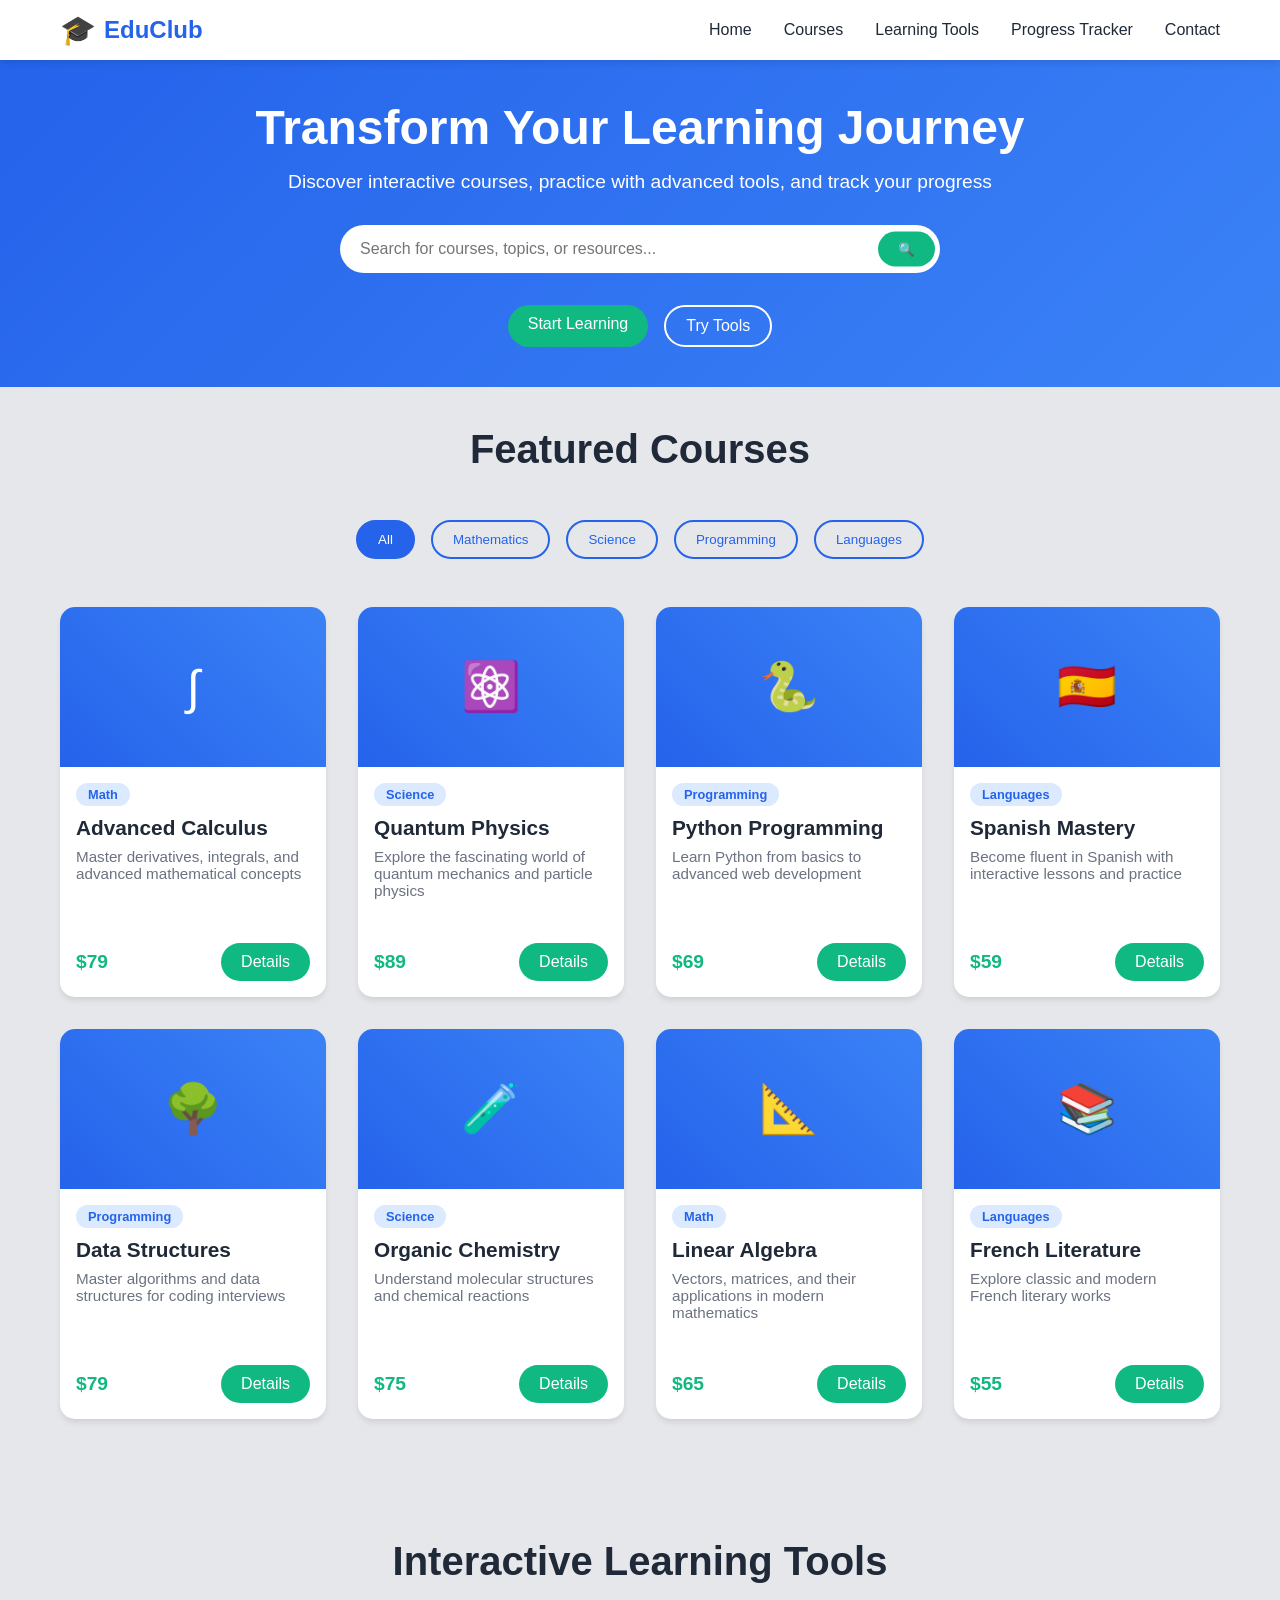
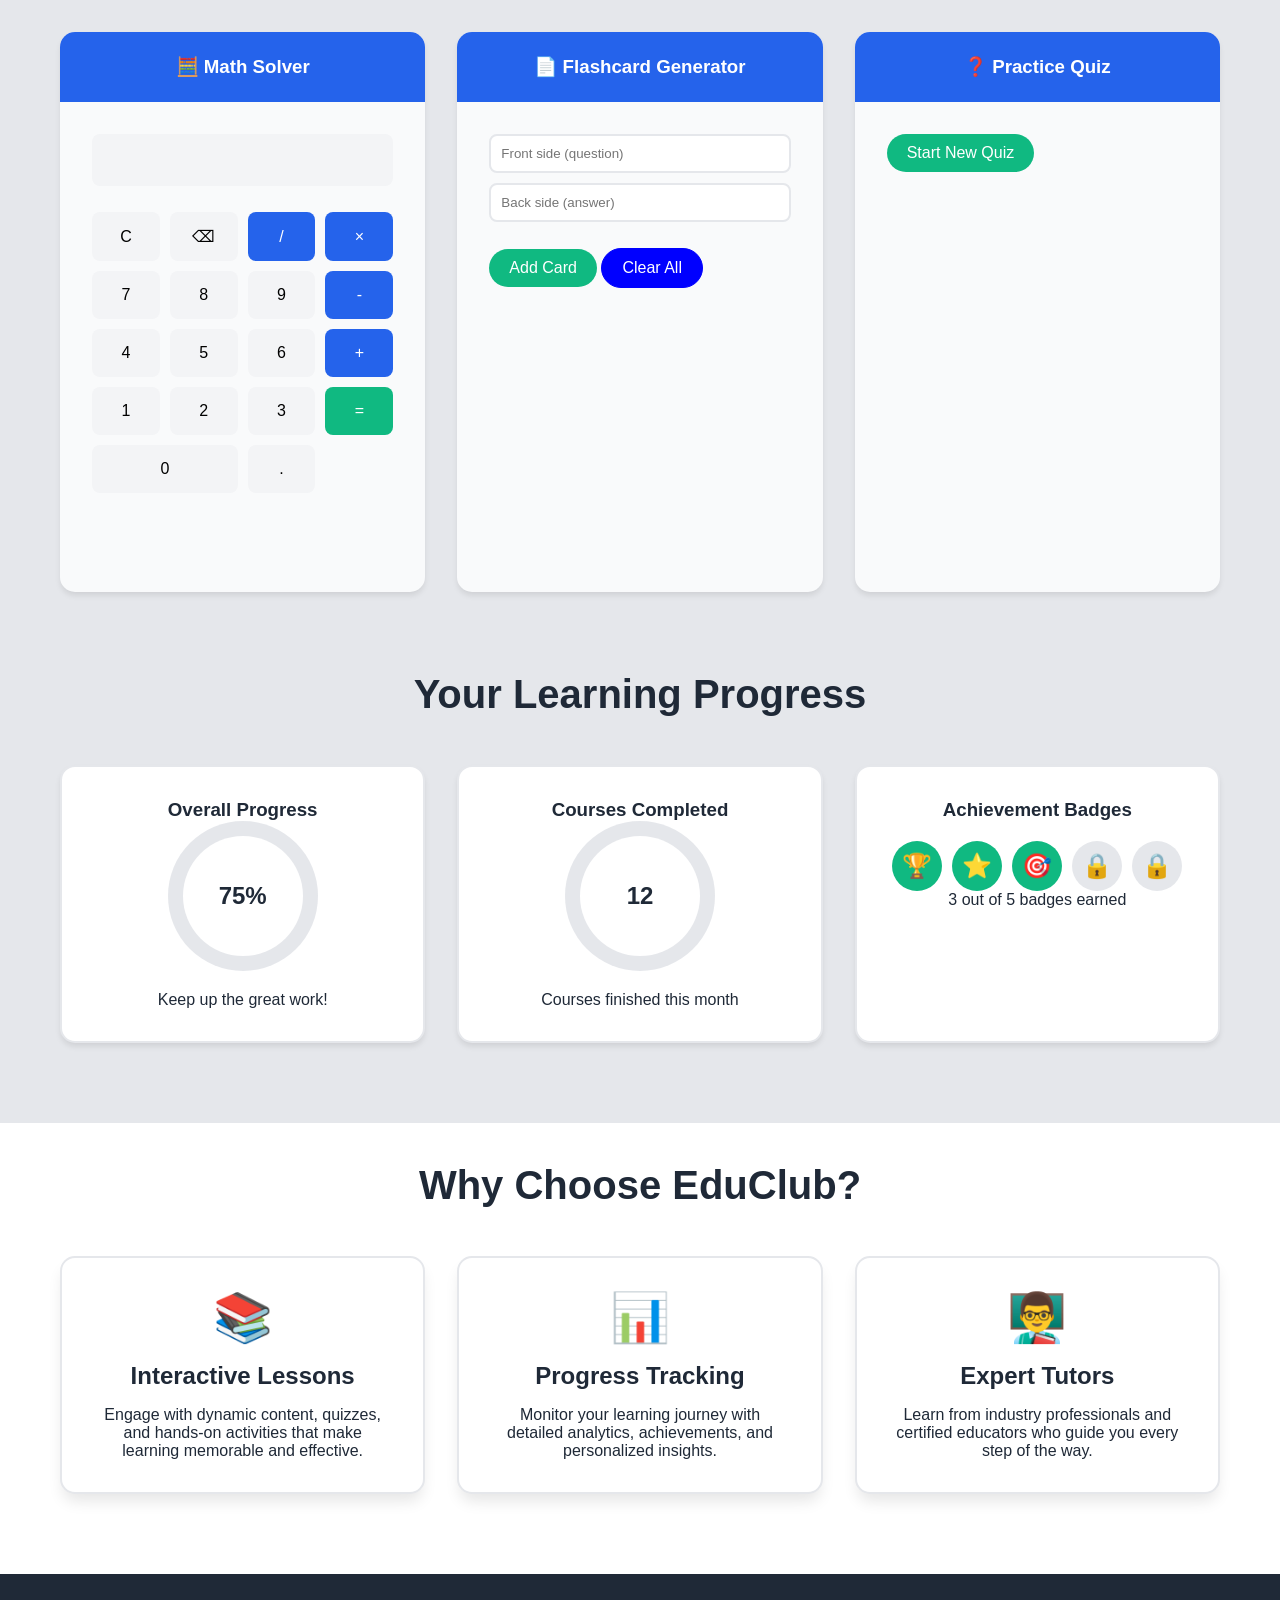
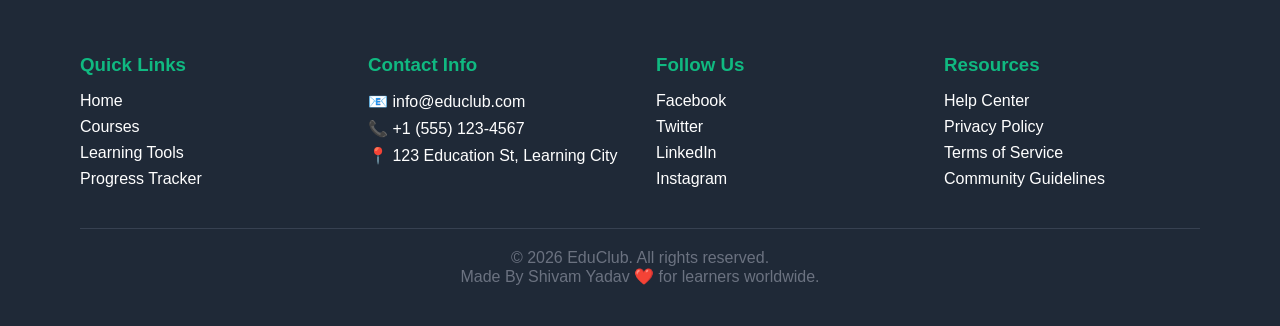
<file: index.html>
<!doctype html>
<html lang="en">
  <head>
    <meta charset="UTF-8" />
    <meta name="viewport" content="width=device-width, initial-scale=1.0" />
    <title>EduClub</title>

    <!-- Global Styles -->
    <link rel="stylesheet" href="css/styles.css" />
    <link rel="icon" type="image/png" href="favicon.png">

    <!-- Section Styles -->
    <link rel="stylesheet" href="sections/hero/hero.css" />
    <link rel="stylesheet" href="sections/courses/courses.css" />
    <link rel="stylesheet" href="sections/features/features.css" />
    <link rel="stylesheet" href="sections/tools/tools.css" />
    <link rel="stylesheet" href="sections/progress/progress.css" />
  </head>

  <body>
    <div data-include="components/header.html"></div>
    <main>
      <div data-include="sections/hero/hero.html"></div>
      <div data-include="sections/courses/courses.html"></div>
      <div data-include="sections/tools/tools.html"></div>
      <div data-include="sections/progress/progress.html"></div>
      <div data-include="sections/features/features.html"></div>
    </main>
    <div data-include="components/footer.html"></div>

    <script>
      //   <!-- Open sidebar  -->
      function initHamburgerMenu() {
        const hamburger = document.getElementById("hamburger");
        const navLinks = document.getElementById("navLinks");
        const overlay = document.getElementById("navOverlay");

        if (!hamburger || !navLinks) return;

        hamburger.addEventListener("click", () => {
          navLinks.classList.toggle("active");
          hamburger.classList.toggle("open");
          overlay.classList.toggle("active");
        });

        // Close on overlay click
        overlay.addEventListener("click", () => {
          navLinks.classList.remove("active");
          hamburger.classList.remove("open");
          overlay.classList.remove("active");
        });

        // Close on link click
        document.querySelectorAll(".nav-links a").forEach((link) => {
          link.addEventListener("click", () => {
            navLinks.classList.remove("active");
            hamburger.classList.remove("open");
            overlay.classList.remove("active");
          });
        });
      }
    </script>

    <!-- Load scripts after includes are injected -->
    <script>
      document.addEventListener("DOMContentLoaded", () => {
        const includeElements = document.querySelectorAll("[data-include]");
        let includesLoaded = 0;

        includeElements.forEach(async (el) => {
          const file = el.getAttribute("data-include");
          try {
            const res = await fetch(file);
            const html = await res.text();
            el.innerHTML = html;
          } catch (e) {
            el.innerHTML = `<p>Could not load: ${file}</p>`;
          } finally {
            includesLoaded++;
            if (includesLoaded === includeElements.length) {
              loadScripts();

              setTimeout(() => {
                initHamburgerMenu();
              }, 100);
            }
          }
        });
      });

      function loadScripts() {
        const scripts = [
          "js/data.js",
          "sections/hero/hero.js",
          "sections/courses/courses.js",
          "sections/features/features.js",
          "sections/tools/tools.js",
          "sections/progress/progress.js",
          "js/main.js",
        ];

        scripts.forEach((src) => {
          const script = document.createElement("script");
          script.src = src;
          script.defer = true;
          document.body.appendChild(script);
        });

        // 👇 ADD THIS
        setTimeout(() => {
          if (typeof renderCourses === "function") {
            renderCourses("all");
          }
        }, 100);
      }
    </script>
  </body>
</html>
</file>
<file: css/styles.css>
/* ===========================
   GLOBAL STYLES - EDUCLUB
   Only Global CSS
   =========================== */

* {
  margin: 0;
  padding: 0;
  box-sizing: border-box;
}

:root {
  --primary-blue: #2563eb;
  --secondary-blue: #3b82f6;
  --light-blue: #dbeafe;
  --accent-green: #10b981;
  --dark-green: #047857;
  --text-dark: #1f2937;
  --text-light: #6b7280;
  --white: #ffffff;
  --gray-50: #f9fafb;
  --gray-100: #f3f4f6;
  --gray-200: #e5e7eb;
  --header-height: 60px;
  --shadow: 0 4px 6px -1px rgba(0, 0, 0, 0.1);
  --shadow-lg: 0 10px 15px -3px rgba(0, 0, 0, 0.1);
}

body {
  font-family: "Segoe UI", Tahoma, Geneva, Verdana, sans-serif;
  color: var(--text-dark);
  background: var(--white);
}

main {
  margin-top: var(--header-height); /* Add space for fixed header */
}

.container {
  max-width: 1200px;
  margin: 0 auto;
  padding: 0 20px;
}

/* ===== HEADER ===== */
header {
  background: var(--white);
  box-shadow: var(--shadow);
  position: fixed;
  top: 0;
  width: 100%;
  height: var(--header-height);
  z-index: 1200;
  padding: 0;
  justify-content: center;
  transition: all 0.3s ease;
}

nav {
  display: flex;
  justify-content: space-between;
  align-items: center;
  height: 100%;
}
.nav.a {
  text-decoration: none;
}

.logo {
  display: flex;
  align-items: center;
  font-size: 1.5rem;
  font-weight: bold;
  color: var(--primary-blue);
  cursor: pointer;
  text-decoration: none;
}

.logo::before {
  content: "🎓";
  margin-right: 0.5rem;
  font-size: 1.8rem;
}

.nav-links {
  display: flex;
  list-style: none;
  gap: 2rem;
}

.nav-links a {
  text-decoration: none;
  color: var(--text-dark);
  font-weight: 500;
  transition: color 0.3s ease;
  padding: 10px 0;
}

.nav-links a:hover {
  color: var(--primary-blue);
}

.hamburger {
  display: none;
  flex-direction: column;
  cursor: pointer;
  padding: 5px;
}

.hamburger span {
  width: 25px;
  height: 4px;
  background: var(--text-dark);
  margin: 2.5px 0;
  transition: 0.3s;
}

.hamburger.open span:nth-child(1) {
  transform: rotate(45deg) translate(6px, 6px);
}

.hamburger.open span:nth-child(2) {
  opacity: 0;
}

.hamburger.open span:nth-child(3) {
  transform: rotate(-45deg) translate(6px, -6px);
}

@media (max-width: 768px) {
  .hamburger {
    display: flex;
    z-index: 1300; /* sidebar से ऊपर */
  }

  .nav-overlay {
    position: fixed;
    inset: 0;
    background: rgba(0, 0, 0, 0.4);
    opacity: 0;
    visibility: hidden;
    transition: 0.3s;
    z-index: 1190;
  }
  .nav-overlay.active {
    opacity: 1;
    visibility: visible;
  }

  /* 🔥 Sidebar (NO GAP) */
  .nav-links {
    position: fixed;
    top: 60px; /* Exact header height - no gap */
    left: -100%;
    width: 75%;
    max-width: 320px;
    height: calc(100vh - 60px); /* Adjust height exactly */
    background: var(--white);
    display: flex;
    flex-direction: column;
    gap: 14px;
    padding: 30px 20px; /* Remove all padding */
    margin: 0; /* Remove margin */
    box-shadow: var(--shadow-lg);
    transition: left 0.3s ease;
    z-index: 1200; /* Same as header */
    overflow-y: auto;
  }

  .nav-links.active {
    left: 0;
  }

  /* Links */
  .nav-links li {
    width: 100%;
  }
  .nav-links a {
    display: block;
    width: 100%;
    padding: 12px 16px; /* Add padding to links instead */
    border-radius: 10px;
    border: 1px solid var(--gray-200);
    font-size: 1.05rem;
    margin: 0 8px; /* Add side margin for spacing */
  }
  .nav-links a:hover {
    background: var(--light-blue);
  }

  .section-title {
    font-size: 2rem;
  }
}

/* ===== GLOBAL BUTTON STYLES ===== */
.btn {
  padding: 10px 20px;
  border: none;
  border-radius: 50px;
  font-size: 1rem;
  font-weight: 500;
  cursor: pointer;
  transition: all 0.3s ease;
  text-decoration: none;
  display: inline-block;
}

.btn-primary {
  background: var(--accent-green);
  color: var(--white);
}

.btn-primary:hover {
  background: var(--dark-green);
  transform: translateY(-2px);
}

.btn-secondary {
  background: transparent;
  color: var(--white);
  border: 2px solid var(--white);
}

.btn-secondary:hover {
  background: var(--white);
  color: var(--primary-blue);
  transform: translateY(-2px);
}

.green-btn {
  background: var(--accent-green);
  color: var(--white);
}

.green-btn:hover {
  background: var(--dark-green);
}

/* ===== SECTION TITLE ===== */
.section-title {
  text-align: center;
  font-size: 2.5rem;
  margin-bottom: 3rem;
  color: var(--text-dark);
}

/* ===== FOOTER ===== */
footer {
  background: var(--text-dark);
  color: var(--white);
  padding: 40px 0 20px;
}

.footer-content {
  display: grid;
  grid-template-columns: repeat(auto-fit, minmax(250px, 1fr));
  gap: 2rem;
  margin-bottom: 2rem;
}

.footer-section h3 {
  margin-bottom: 1rem;
  color: var(--accent-green);
}

.footer-section ul {
  list-style: none;
}

.footer-section ul li {
  margin-bottom: 0.5rem;
}

.footer-section ul li a {
  color: var(--white);
  text-decoration: none;
  transition: color 0.3s ease;
}

.footer-section ul li a:hover {
  color: var(--accent-green);
}

.footer-bottom {
  text-align: center;
  padding-top: 20px;
  border-top: 1px solid #374151;
  color: var(--text-light);
}

/* ===== ANIMATIONS ===== */
@keyframes fadeInUp {
  from {
    opacity: 0;
    transform: translateY(30px);
  }
  to {
    opacity: 1;
    transform: translateY(0);
  }
}

@keyframes slideInRight {
  from {
    transform: translateX(100%);
    opacity: 0;
  }
  to {
    transform: translateX(0);
    opacity: 1;
  }
}

@keyframes slideOutRight {
  from {
    transform: translateX(0);
    opacity: 1;
  }
  to {
    transform: translateX(100%);
    opacity: 0;
  }
}

.fade-in-up {
  animation: fadeInUp 0.8s ease;
}

/* ===== RESPONSIVE DESIGN ===== */
@media (max-width: 480px) {
  .container {
    padding: 0 15px;
  }
}

/* ===== UTILITY CLASSES ===== */
.hidden {
  display: none;
}

.visible {
  display: block;
}

.text-center {
  text-align: center;
}

.mb-1 {
  margin-bottom: 0.5rem;
}

.mb-2 {
  margin-bottom: 1rem;
}

.mb-3 {
  margin-bottom: 1.5rem;
}

.mt-1 {
  margin-top: 0.5rem;
}

.mt-2 {
  margin-top: 1rem;
}

.mt-3 {
  margin-top: 1.5rem;
}
</file>
<file: sections/hero/hero.css>
/* Hero Section */
.hero {
    background: linear-gradient(135deg, var(--primary-blue), var(--secondary-blue));
    color: var(--white);
    padding: 40px 0;
    text-align: center;
}

.hero h1 {
    font-size: 3rem;
    margin-bottom: 1rem;
    animation: fadeInUp 1s ease;
}

.hero p {
    font-size: 1.2rem;
    margin-bottom: 2rem;
    opacity: 0.9;
    animation: fadeInUp 1s ease 0.2s both;
}

.search-container {
    max-width: 600px;
    margin: 0 auto 2rem;
    position: relative;
    animation: fadeInUp 1s ease 0.4s both;
}

.search-input {
    width: 100%;
    padding: 15px 20px;
    border: none;
    border-radius: 50px;
    font-size: 1rem;
    outline: none;
}

.search-btn {
    position: absolute;
    right: 5px;
    top: 50%;
    transform: translateY(-50%);
    background: var(--accent-green);
    color: white;
    border: none;
    padding: 10px 20px;
    border-radius: 50px;
    cursor: pointer;
    transition: background 0.3s ease;
}

.search-btn:hover {
    background: var(--dark-green);
}

.cta-buttons {
    display: flex;
    gap: 1rem;
    justify-content: center;
    flex-wrap: wrap;
    animation: fadeInUp 1s ease 0.6s both;
}
</file>
<file: sections/courses/courses.css>
/* Courses Section */
.courses {
    padding:40px 0 80px 0;
    background: var(--gray-200);
}

.course-filters {
    display: flex;
    justify-content: center;
    gap: 1rem;
    margin-bottom: 3rem;
    flex-wrap: wrap;
}

.filter-btn {
    padding: 10px 20px;
    border: 2px solid var(--primary-blue);
    background: transparent;
    color: var(--primary-blue);
    border-radius: 25px;
    cursor: pointer;
    transition: all 0.3s ease;
}

.filter-btn.active,
.filter-btn:hover {
    background: var(--primary-blue);
    color: var(--white);
}

.courses-grid {
    display: grid;
    grid-template-columns: repeat(auto-fit, minmax(240px, 1fr));
    gap: 2rem;
}

.course-card {
    background: var(--white);
    border-radius: 15px;
    overflow: hidden;
    box-shadow: var(--shadow);
    transition: transform 0.3s ease, box-shadow 0.3s ease;
    cursor: pointer;
}

.course-card:hover {
    transform: translateY(-5px);
    box-shadow: var(--shadow-lg);
}

.course-image {
    width: 100%;
    height: 160px;
    background: linear-gradient(45deg, var(--primary-blue), var(--secondary-blue));
    display: flex;
    align-items: center;
    justify-content: center;
    font-size: 3rem;
    color: var(--white);
}

.course-content {
    padding: 1rem;
    display: flex;
    flex-direction: column;
}

.course-category {
    background: var(--light-blue);
    color: var(--primary-blue);
    padding: 4px 12px;
    border-radius: 15px;
    font-size: 0.8rem;
    font-weight: 600;
    display: inline-block;
    margin-bottom: 10px;
    text-transform: capitalize;
    width: fit-content;
}

.course-title {
    font-size: 1.3rem;
    margin-bottom: 8px;
    color: var(--text-dark);
}

.course-description {
    color: var(--text-light);
    font-size: 0.95rem;
    height: 80px; 
    /* border: 2px solid red */
}

.course-footer {
    display: flex;
    justify-content: space-between;
    align-items: center;
    margin-top: 15px;
    /* border: 2px solid red */
}

.course-price {
    font-size: 1.2rem;
    font-weight: bold;
    color: var(--accent-green);
}

/* ===== COURSE DETAIL MODAL ===== */
.course-modal {
    position: fixed;
    top: 0;
    left: 0;
    width: 100%;
    height: 100vh; /* ✅ full screen */
    background: rgba(0, 0, 0, 0.7);
    display: flex;
    align-items: center;
    justify-content: center;
    z-index: 2000;
    padding: 0px;
}

.course-modal-content {
    background: var(--white);
    border-radius: 0px;
    max-width: 800px;
    width: 100%;
    max-height: 100vh; /* ✅ limit height */
    overflow-y: auto; /* ✅ inner scroll */
    position: relative;
    animation: slideUp 0.3s ease;
}



.modal-close {
    position: absolute;
    top: 15px;
    right: 20px;
    background: var(--gray-100);
    border: none;
    font-size: 2rem;
    cursor: pointer;
    width: 40px;
    height: 40px;
    border-radius: 50%;
    display: flex;
    align-items: center;
    justify-content: center;
    transition: background 0.3s ease;
    z-index: 10;
}

.modal-close:hover {
    background: var(--gray-200);
}

.course-detail {
    padding: 40px;
}

.course-detail-header {
    text-align: center;
    margin-bottom: 30px;
    padding-bottom: 30px;
    border-bottom: 2px solid var(--gray-100);
}

.detail-icon {
    margin-bottom: 15px;
    display: inline-block;

}

.course-detail h2 {
    font-size: 2rem;
    color: var(--text-dark);
    margin-bottom: 10px;
}

.detail-category {
    color: var(--primary-blue);
    font-weight: 600;
    font-size: 0.9rem;
    letter-spacing: 1px;
}

.course-detail-info {
    display: grid;
    grid-template-columns: 1fr 1fr;
    gap: 20px;
    margin-bottom: 30px;
    background: var(--gray-50);
    padding: 20px;
    border-radius: 10px;
    border: 2px solid var(--gray-200);
}

.info-row {
    display: flex;
    flex-direction: column;
}

.info-label {
    font-size: 0.9rem;
    color: var(--text-light);
    font-weight: 600;
    margin-bottom: 5px;
}

.info-value {
    font-size: 1.1rem;
    color: var(--text-dark);
    font-weight: 500;
}

.course-detail-description {
    margin-bottom: 30px;
}

.course-detail-description h3,
.course-detail-content h3 {
    font-size: 1.5rem;
    color: var(--text-dark);
    margin-bottom: 15px;
    font-weight: 600;
}

.course-detail-description p {
    color: var(--text-light);
    line-height: 1.8;
    margin-bottom: 12px;
}

.course-detail-content {
    margin-bottom: 30px;
    background: var(--gray-50);
    padding: 20px;
    border-radius: 10px;
    border: 2px solid var(--gray-200);
}

.course-detail-content ul {
    list-style: none;
    padding: 0;
}

.course-detail-content li {
    color: var(--text-dark);
    padding: 10px 0;
    padding-left: 25px;
    position: relative;
    line-height: 1.6;
}

.course-detail-content li::before {
    content: "✓";
    position: absolute;
    left: 0;
    color: var(--accent-green);
    font-weight: bold;
    font-size: 1.1rem;
}

.course-detail-actions {
    display: flex;
    gap: 15px;
    flex-wrap: wrap;
}

.course-detail-actions .btn {
    flex: 1;
    min-width: 200px;
    padding: 15px 25px;
    font-size: 1rem;
    border: none;
}

/* ===== RESPONSIVE ===== */
@media (max-width: 768px) {
    .course-detail {
        padding: 25px;
    }

    .course-detail h2 {
        font-size: 1.5rem;
    }

    .course-detail-info {
        grid-template-columns: 1fr;
    }

    .course-detail-actions {
        flex-direction: column;
    }

    .course-detail-actions .btn {
        width: 100%;
    }

    .courses-grid {
        grid-template-columns: 1fr;
    }

    .course-modal {
        padding: 10px;
    }

    .course-modal-content {
        max-width: 100%;
    }
}

@media (max-width: 480px) {
    .course-detail {
        padding: 20px;
    }

    .detail-icon {
        font-size: 3rem;
    }

    .course-detail h2 {
        font-size: 1.3rem;
    }

    .modal-close {
        width: 35px;
        height: 35px;
        font-size: 1.5rem;
        top: 10px;
        right: 10px;
    }
}
</file>
<file: sections/features/features.css>
/* Features Section */
.features {
    padding: 40px 0 80px 0;
}

.features-grid {
    display: grid;
    grid-template-columns: repeat(auto-fit, minmax(300px, 1fr));
    gap: 2rem;
}

.feature-card {
    background: var(--white);
    padding: 2rem;
    border-radius: 15px;
    box-shadow: var(--shadow-lg);
    text-align: center;
    border: 2px solid var(--gray-200);
    transition: transform 0.3s ease, box-shadow 0.3s ease;
}

.feature-card:hover {
    transform: translateY(-5px);
    box-shadow: var(--shadow-lg);
}

.feature-icon {
    font-size: 3rem;
    margin-bottom: 1rem;
    color: var(--primary-blue);
}

.feature-card h3 {
    font-size: 1.5rem;
    margin-bottom: 1rem;
    color: var(--text-dark);
}
</file>
<file: sections/tools/tools.css>
/* Learning Tools */
.learning-tools {
    padding: 40px 0;
    background: var(--gray-200);
}

.tools-grid {
    display: grid;
    grid-template-columns: repeat(auto-fit, minmax(350px, 1fr));
    gap: 2rem;
    margin-top: 3rem;
}

.tool-card {
    height: 560px;
    background: var(--gray-50);
    border-radius: 15px;
    box-shadow: var(--shadow);
    overflow-y: auto;
    transition: transform 0.3s ease;
    /* border: 1px solid red; */

}

.tool-card:hover {
    transform: translateY(-3px);
}

.tool-header {
    background: var(--primary-blue);
    color: var(--white);
    padding: 1.5rem;
    text-align: center;
}

.tool-content {
    padding: 2rem;
}

.tool-content .blue-btn {
    border: 1px solid blue;
    background: blue;
}

.tool-content .blue-btn:hover {
    color: white;
    background: darkblue;
}

/* Math Solver */
.calculator {
    display: grid;
    grid-template-columns: repeat(4, 1fr);
    gap: 10px;
    margin-top: 1rem;
}

.calc-display {
    grid-column: 1 / -1;
    padding: 15px;
    background: var(--gray-100);
    border: none;
    border-radius: 8px;
    font-size: 1.2rem;
    text-align: right;
    width: 100%;
    margin-bottom: 10px;
}

.calc-btn {
    padding: 15px;
    border: none;
    border-radius: 8px;
    font-size: 1rem;
    cursor: pointer;
    transition: all 0.2s ease;
    background: var(--gray-100);
}

.calc-btn:hover {
    background: var(--gray-200);
    transform: scale(1.05);
}

.calc-btn.operator {
    background: var(--primary-blue);
    color: var(--white);
}

.calc-btn.equals {
    background: var(--accent-green);
    color: var(--white);
}

/* Flashcards */
.flashcard-container {
    margin-top: 1rem;
}

.flashcard-form {
    display: flex;
    gap: 10px;
    margin-bottom: 20px;
    flex-wrap: wrap;
}

.flashcard-form input {
    flex: 1;
    min-width: 200px;
    padding: 10px;
    border: 2px solid var(--gray-200);
    border-radius: 8px;
    outline: none;
}

.flashcard-form input:focus {
    border-color: var(--primary-blue);
}

.flashcard {
    width: 100%;
    height: 100px;
    margin: 10px 0;
    perspective: 1000px;
    cursor: pointer;
}

.flashcard-inner {
    position: relative;
    width: 100%;
    height: 100%;
    text-align: center;
    transition: transform 0.6s;
    transform-style: preserve-3d;
}

.flashcard.flipped .flashcard-inner {
    transform: rotateY(180deg);
}

.flashcard-front,
.flashcard-back {
    position: absolute;
    width: 100%;
    height: 100%;
    backface-visibility: hidden;
    display: flex;
    align-items: center;
    justify-content: center;
    border-radius: 15px;
    box-shadow: var(--shadow);
    font-size: 1.2rem;
    font-weight: 600;
}

.flashcard-front {
    background: var(--light-blue);
    color: var(--text-dark);
}

.flashcard-back {
    background: var(--accent-green);
    color: var(--white);
    transform: rotateY(180deg);
}

/* Quiz System */
/* .quiz-container {

} */

.question {
    background: var(--gray-50);
    border-radius: 10px;
    margin-bottom: 20px;
}

.question h4 {
    margin-bottom: 15px;
    font-size: 1.5rem;
}

.options {
    display: grid;
    gap: 10px;
}

.option {
    padding: 12px;
    background: var(--white);
    border: 2px solid var(--gray-200);
    border-radius: 8px;
    cursor: pointer;
    transition: all 0.3s ease;
}

.option:hover {
    border-color: var(--primary-blue);
    background: var(--light-blue);
}

.option.selected {
    border-color: var(--primary-blue);
    background: var(--light-blue);
}

.option.correct {
    border-color: var(--accent-green);
    background: #d1fae5;
}

.option.incorrect {
    border-color: #ef4444;
    background: #fee2e2;
}

.quiz-score {
    text-align: center;
    font-size: 1.5rem;
    font-weight: bold;
    color: var(--accent-green);
    margin: 20px 0;
}
</file>
<file: sections/progress/progress.css>
/* Progress Tracker */
.progress-tracker {
    padding: 40px 0 80px 0;
    background: var(--gray-200);}

.progress-grid {
    display: grid;
    grid-template-columns: repeat(auto-fit, minmax(300px, 1fr));
    gap: 2rem;
    margin-top: 3rem;
}

.progress-card {
    background: var(--white);
    padding: 2rem;
    border-radius: 15px;
    box-shadow: var(--shadow);
    text-align: center;
    border: 2px solid var(--gray-200);
}

.progress-circle {
    width: 150px;
    height: 150px;
    border-radius: 50%;
    background: conic-gradient(var(--accent-green) 0deg, var(--gray-200) 0deg);
    display: flex;
    align-items: center;
    justify-content: center;
    margin: 0 auto 20px;
    position: relative;
}

.progress-circle::before {
    content: '';
    width: 120px;
    height: 120px;
    border-radius: 50%;
    background: var(--white);
    position: absolute;
}

.progress-text {
    position: relative;
    z-index: 1;
    font-size: 1.5rem;
    font-weight: bold;
    color: var(--text-dark);
}

.badges {
    display: flex;
    justify-content: center;
    gap: 10px;
    margin-top: 20px;
    flex-wrap: wrap;
}

.badge {
    width: 50px;
    height: 50px;
    border-radius: 50%;
    display: flex;
    align-items: center;
    justify-content: center;
    font-size: 1.5rem;
    color: var(--white);
    background: var(--accent-green);
}

.badge.locked {
    background: var(--gray-200);
    color: var(--text-light);
}
</file>
